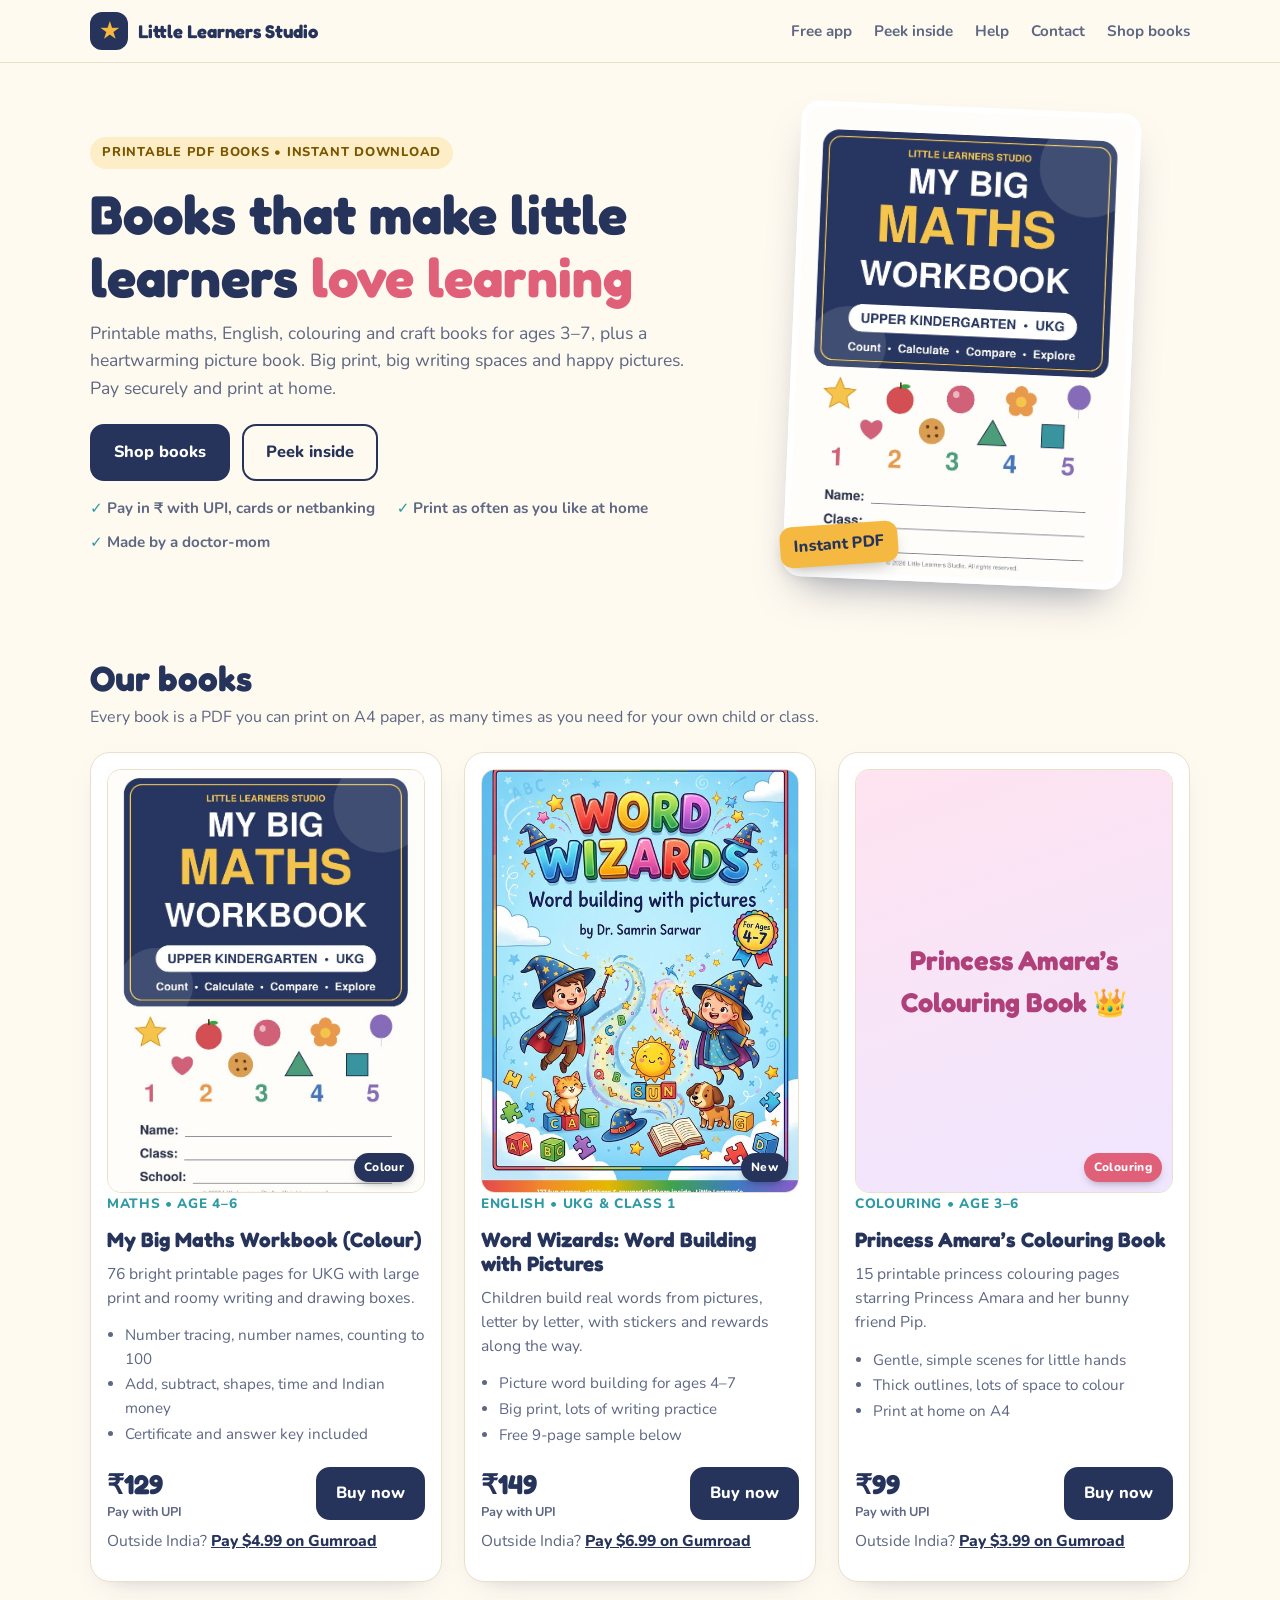
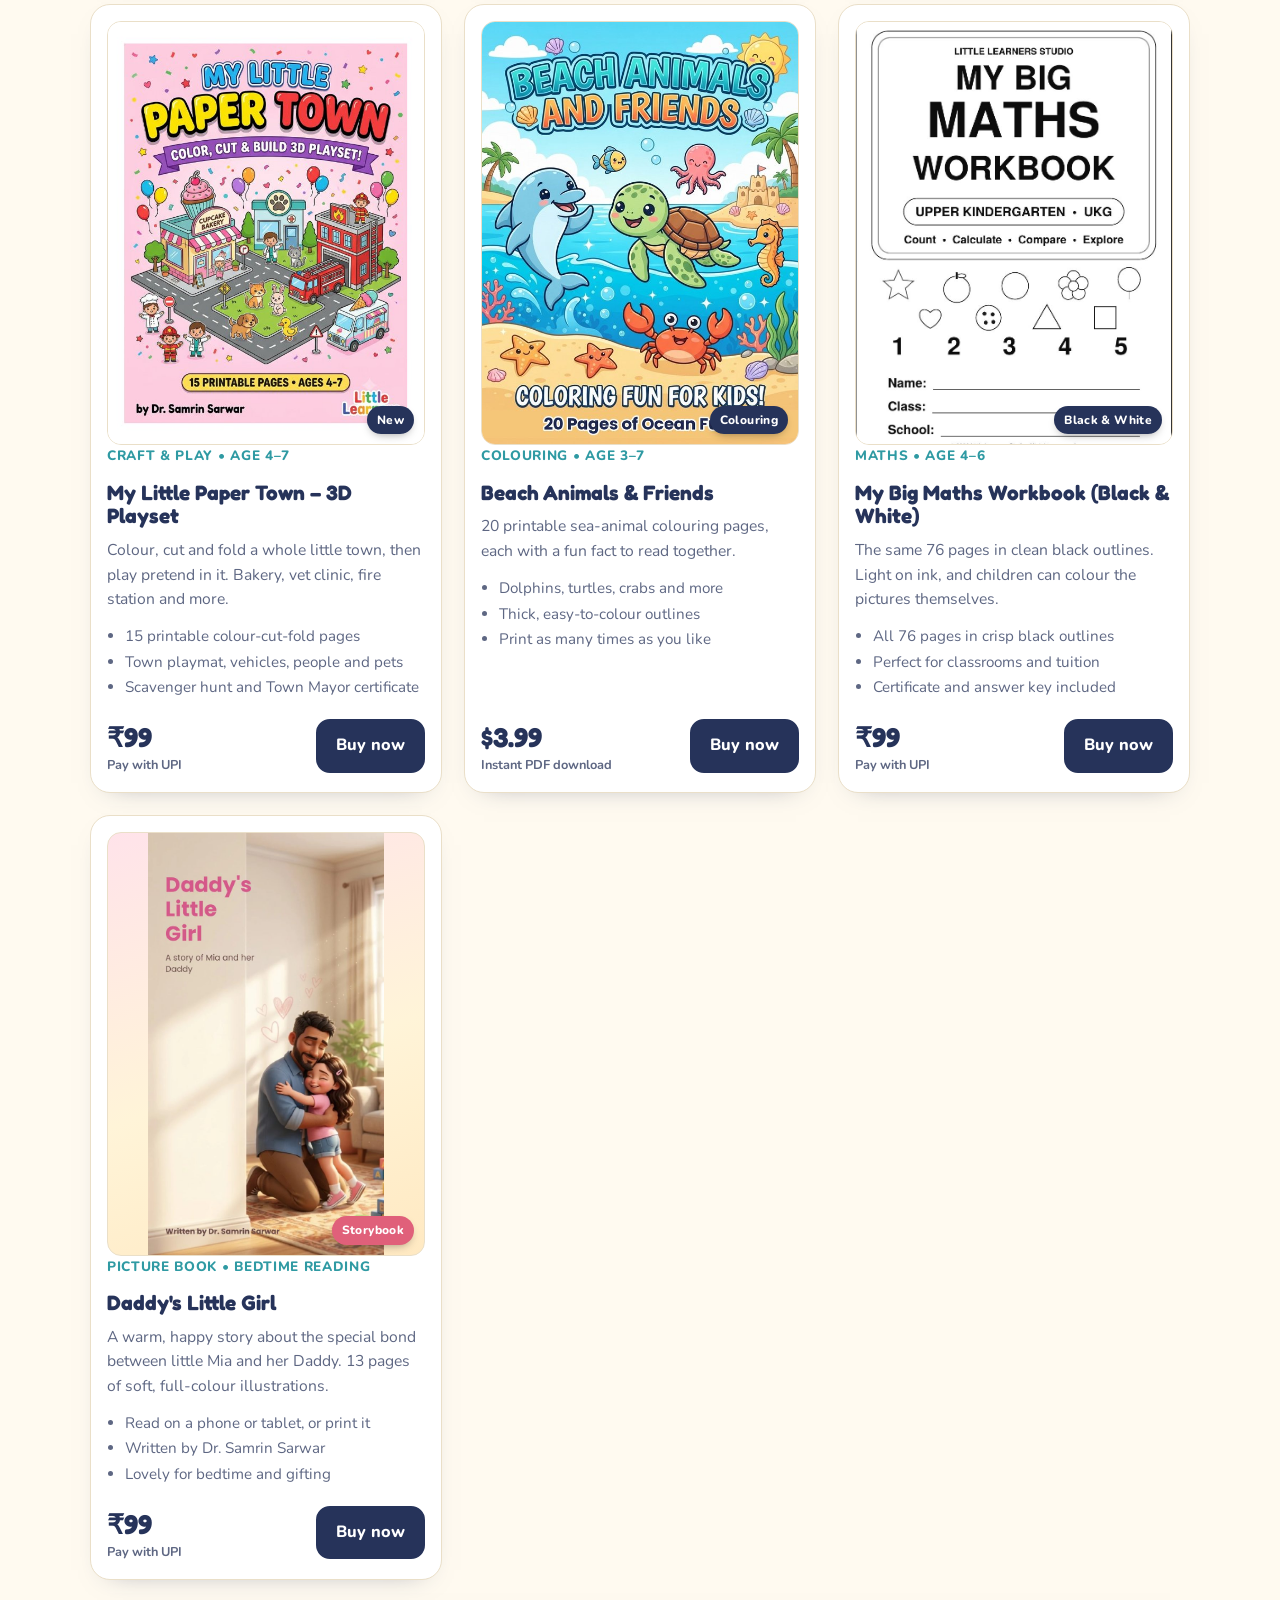
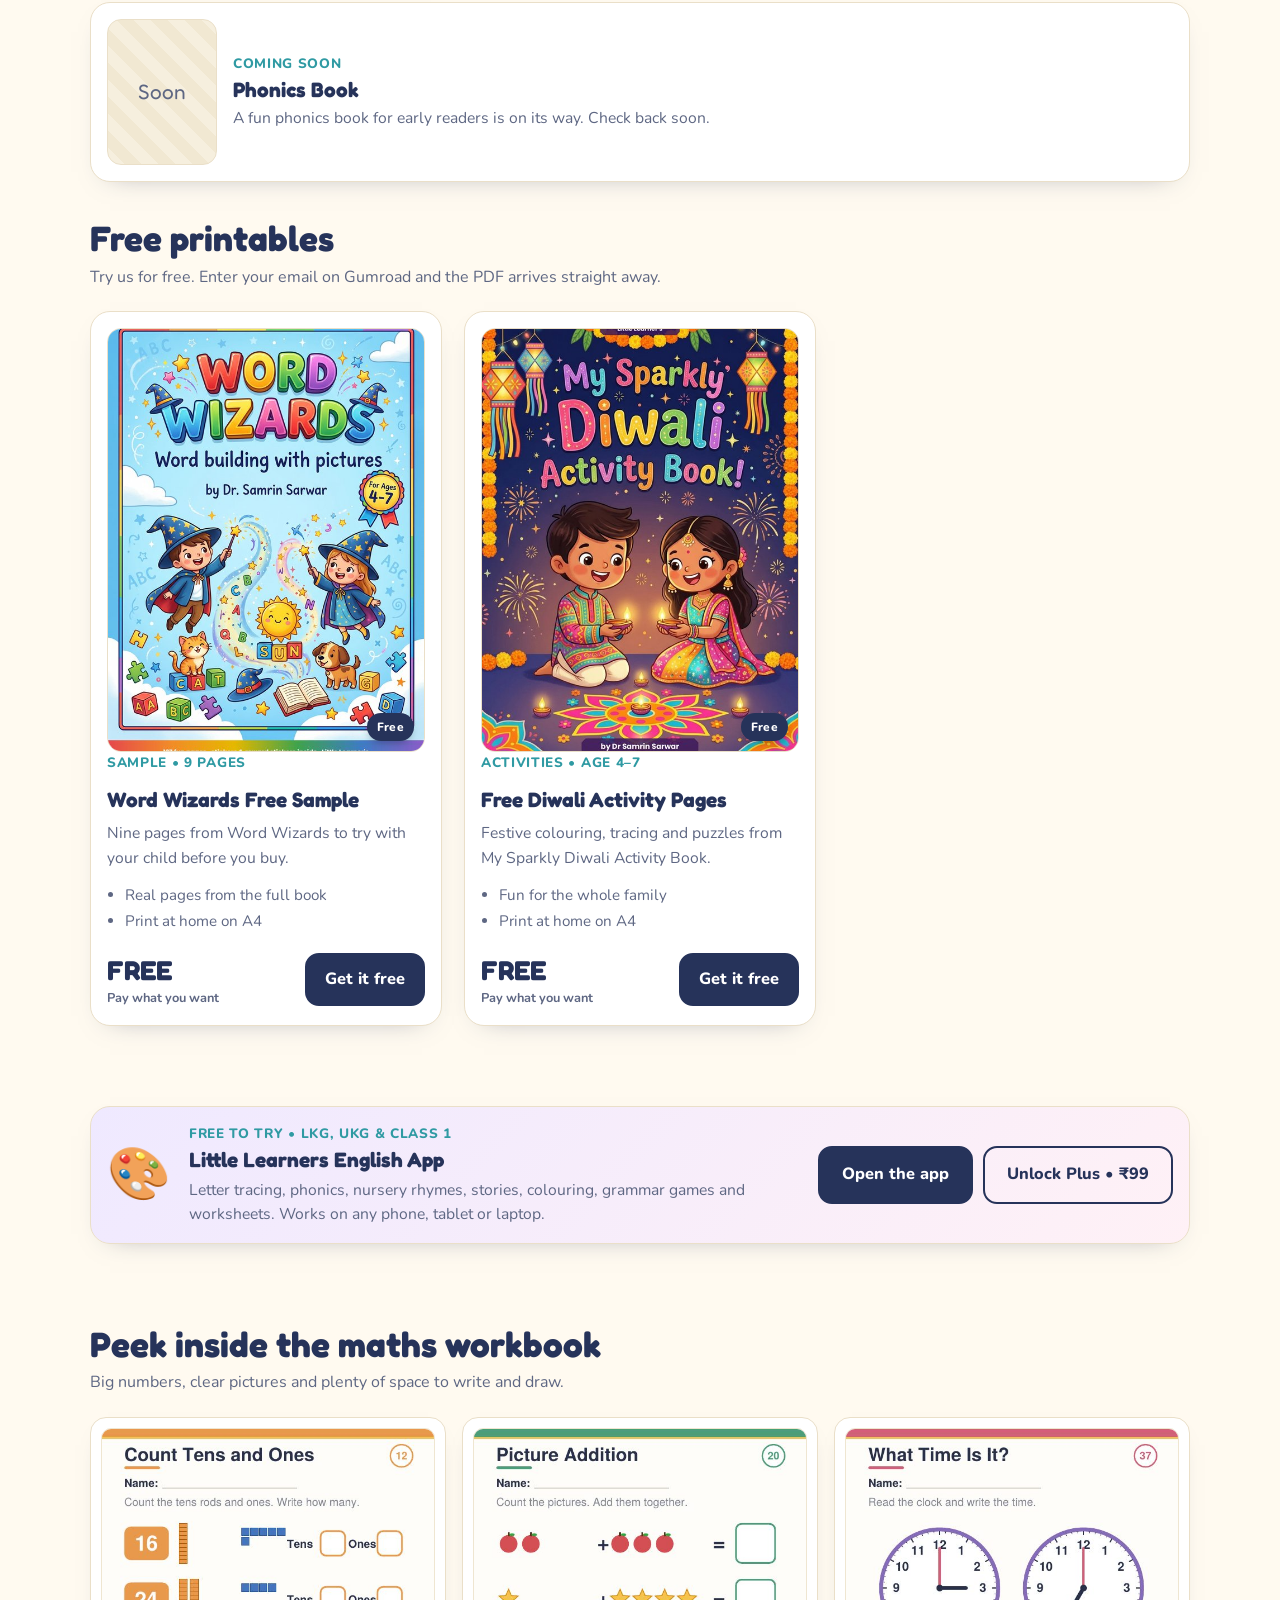
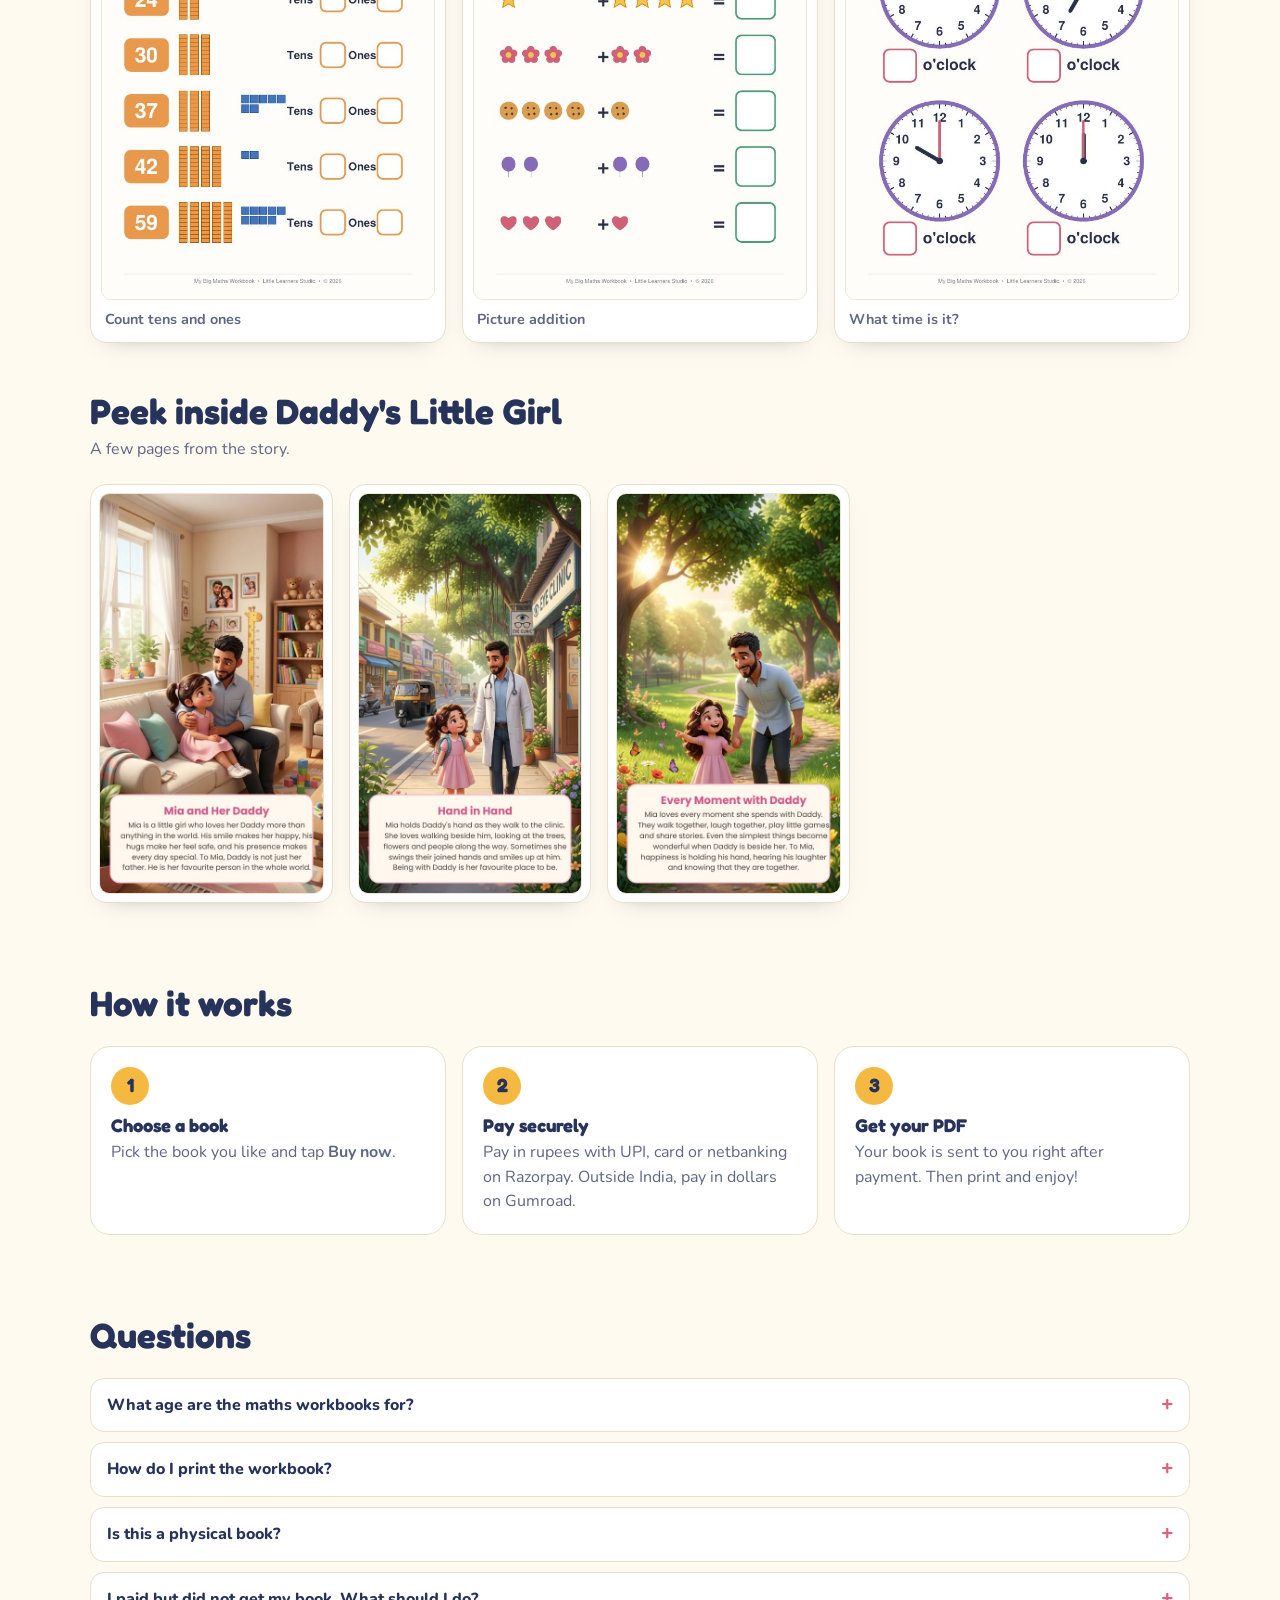
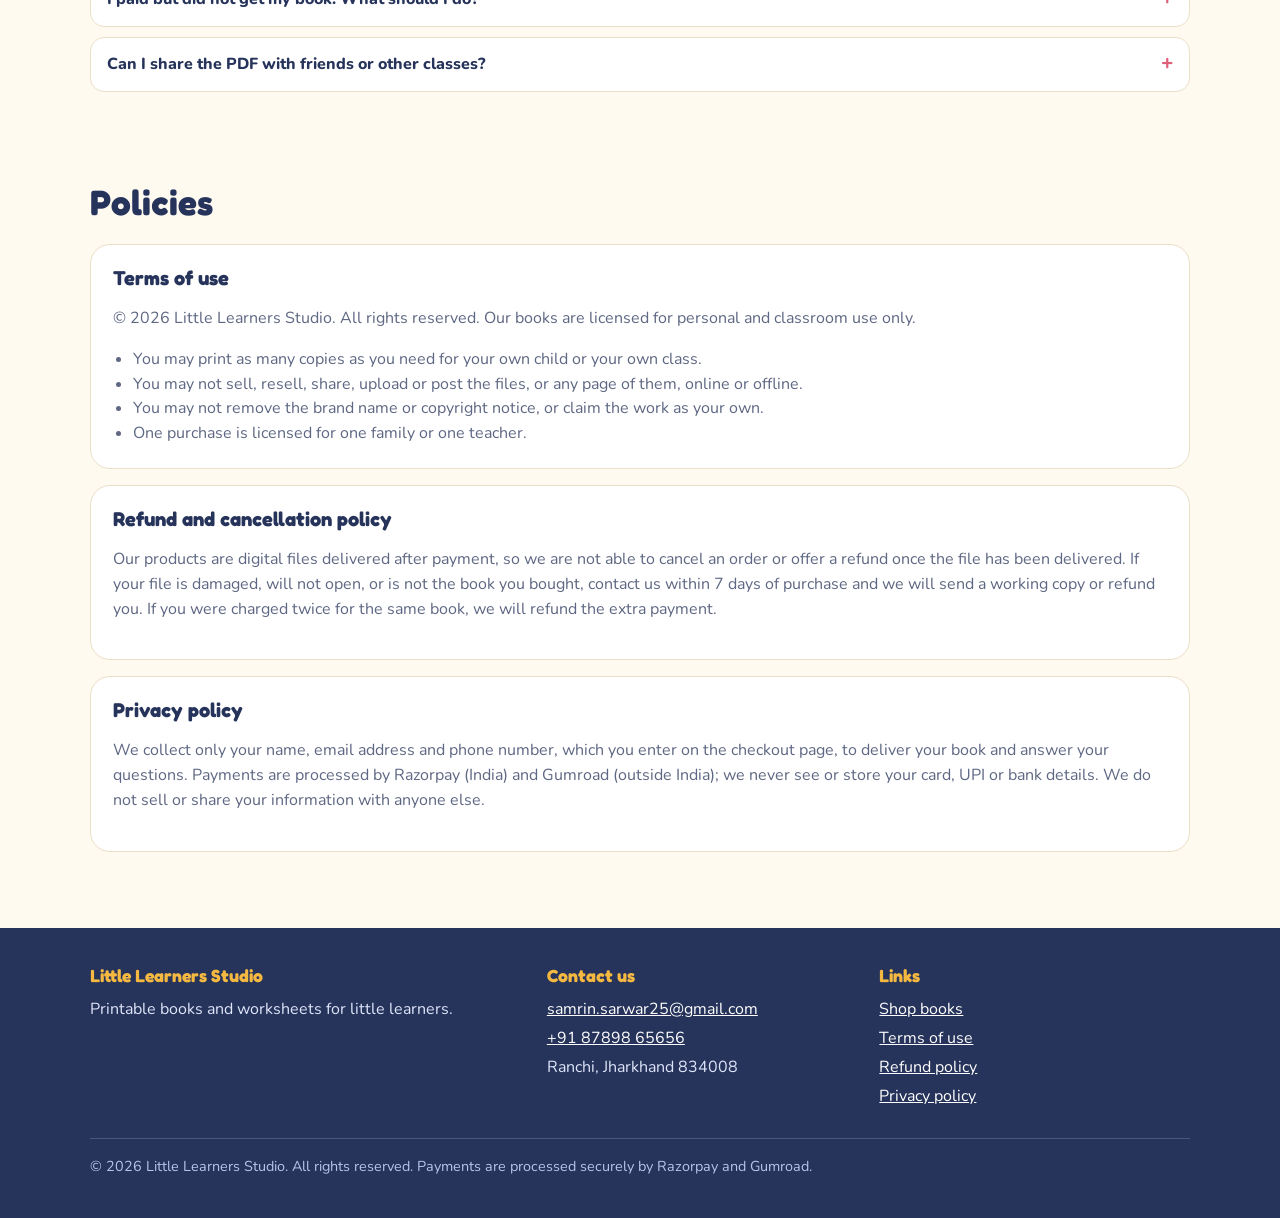
<file: index.html>
<!doctype html>
<html lang="en">
<head>
<meta charset="utf-8">
<meta name="viewport" content="width=device-width, initial-scale=1">
<title>Little Learners Studio | Kids' Books &amp; Worksheets (PDF)</title>
<meta name="description" content="Printable maths, English and colouring books for ages 3–7. Pay with UPI, cards or netbanking and get your PDF instantly.">
<meta property="og:title" content="Little Learners Studio | Kids' Books & Worksheets">
<meta property="og:description" content="Printable maths workbooks and picture books for little learners. Instant PDF books from Rs 99.">
<meta property="og:image" content="img/maths-colour-cover.jpg">
<link rel="icon" href="data:image/svg+xml,%3Csvg xmlns='http://www.w3.org/2000/svg' viewBox='0 0 100 100'%3E%3Ctext y='.9em' font-size='90'%3E%E2%AD%90%3C/text%3E%3C/svg%3E">
<link rel="preconnect" href="https://fonts.googleapis.com">
<link rel="preconnect" href="https://fonts.gstatic.com" crossorigin>
<link href="https://fonts.googleapis.com/css2?family=Fredoka:wght@500;600;700&family=Nunito:wght@400;600;700;800&display=swap" rel="stylesheet">
<style>
  :root{
    --navy:#26335a; --navy-2:#34457a; --gold:#f5b942; --cream:#fffaf0; --paper:#ffffff;
    --pink:#e0607a; --teal:#2f9aa3; --ink:#26335a; --muted:#5e6783; --line:#eadfc8;
    --radius:20px;
  }
  *{box-sizing:border-box}
  html{scroll-behavior:smooth}
  body{margin:0;font-family:'Nunito',system-ui,-apple-system,'Segoe UI',Roboto,sans-serif;color:var(--ink);background:var(--cream);line-height:1.55;-webkit-text-size-adjust:100%}
  h1,h2,h3{font-family:'Fredoka','Nunito',system-ui,sans-serif;line-height:1.15;margin:0}
  a{color:inherit}
  .wrap{width:min(1100px,100% - 32px);margin-inline:auto}

  /* header */
  header{position:sticky;top:0;z-index:20;background:rgba(255,250,240,.92);backdrop-filter:blur(8px);border-bottom:1px solid var(--line)}
  .bar{display:flex;align-items:center;justify-content:space-between;gap:12px;padding:12px 0}
  .brand{display:flex;align-items:center;gap:10px;text-decoration:none;font-family:'Fredoka',sans-serif;font-weight:700;font-size:1.15rem}
  .brand .logo{width:38px;height:38px;border-radius:12px;background:var(--navy);display:grid;place-items:center;color:var(--gold);font-size:1.3rem}
  nav a{text-decoration:none;font-weight:700;font-size:.95rem;margin-left:18px;color:var(--muted)}
  nav a:hover{color:var(--navy)}
  @media(max-width:560px){nav a:not(.shop){display:none}}

  /* hero */
  .hero{padding:44px 0 28px}
  .hero-grid{display:grid;gap:28px;align-items:center}
  @media(min-width:820px){.hero-grid{grid-template-columns:1.15fr .85fr}}
  .eyebrow{display:inline-block;background:#fdeec7;color:#7a5600;font-weight:800;font-size:.8rem;letter-spacing:.06em;text-transform:uppercase;padding:6px 12px;border-radius:999px}
  .hero h1{font-size:clamp(2rem,6vw,3.4rem);margin:14px 0 12px}
  .hero h1 span{color:var(--pink)}
  .hero p{font-size:1.1rem;color:var(--muted);max-width:34em;margin:0 0 22px}
  .btn{display:inline-flex;align-items:center;justify-content:center;gap:8px;background:var(--navy);color:#fff;text-decoration:none;font-weight:800;font-size:1.02rem;padding:14px 22px;border-radius:14px;border:2px solid var(--navy);transition:transform .12s ease, background .12s ease}
  .btn:hover{background:var(--navy-2);transform:translateY(-1px)}
  .btn:focus-visible{outline:3px solid var(--gold);outline-offset:3px}
  .btn.ghost{background:transparent;color:var(--navy)}
  .btn.ghost:hover{background:#fff}
  .cta-row{display:flex;flex-wrap:wrap;gap:12px}
  .hero-art{position:relative;justify-self:center;width:min(340px,80%)}
  .hero-art img{width:100%;border-radius:18px;box-shadow:0 22px 40px -18px rgba(38,51,90,.5);transform:rotate(2.5deg);border:6px solid #fff}
  .hero-art .tag{position:absolute;left:-12px;bottom:26px;background:var(--gold);color:var(--navy);font-weight:800;padding:8px 14px;border-radius:12px;transform:rotate(-4deg);box-shadow:0 8px 18px -8px rgba(0,0,0,.35)}

  .trust{display:flex;flex-wrap:wrap;gap:10px 22px;padding:16px 0 6px;color:var(--muted);font-weight:700;font-size:.95rem}
  .trust span::before{content:"\2713\00a0";color:var(--teal);font-weight:800}

  section{padding:40px 0}
  .sec-head{margin-bottom:22px}
  .sec-head h2{font-size:clamp(1.6rem,4.5vw,2.2rem)}
  .sec-head p{margin:6px 0 0;color:var(--muted)}

  /* products */
  .grid{display:grid;gap:22px}
  @media(min-width:760px){.grid{grid-template-columns:repeat(3,1fr)}}
  .card{background:var(--paper);border:1px solid var(--line);border-radius:var(--radius);padding:16px;display:flex;flex-direction:column;box-shadow:0 10px 26px -20px rgba(38,51,90,.5)}
  .cover{aspect-ratio:3/4;border-radius:14px;overflow:hidden;background:#f3ead6;position:relative;border:1px solid var(--line)}
  .cover img{width:100%;height:100%;object-fit:cover;display:block}
  .cover.story{background:linear-gradient(160deg,#ffe3ea,#fff4d8 55%,#ffe9c2)}
  .cover.story img{object-fit:contain}
  .cover.story .inner{font-family:'Fredoka',sans-serif}
  .cover.story .heart{font-size:2.4rem}
  .cover.story .t{font-size:1.9rem;font-weight:700;color:var(--pink);line-height:1.05;margin:8px 0}
  .cover.story .s{color:var(--navy);font-weight:600}
  .cover.soon{display:grid;place-items:center;background:repeating-linear-gradient(45deg,#f6efde,#f6efde 12px,#f1e8d2 12px,#f1e8d2 24px);text-align:center;color:var(--muted);font-family:'Fredoka',sans-serif;font-size:1.3rem}
  .badge{position:absolute;bottom:10px;right:10px;box-shadow:0 4px 10px -4px rgba(0,0,0,.4);background:var(--navy);color:#fff;font-weight:800;font-size:.75rem;padding:5px 10px;border-radius:999px;letter-spacing:.03em}
  .badge.pink{background:var(--pink)}
  .card h3{font-size:1.3rem;margin:14px 0 4px}
  .card .kicker{font-size:.85rem;font-weight:800;color:var(--teal);text-transform:uppercase;letter-spacing:.05em}
  .card p{margin:6px 0 12px;color:var(--muted);font-size:.98rem}
  .card ul{margin:0 0 14px;padding-left:18px;color:var(--muted);font-size:.95rem}
  .card ul li{margin:2px 0}
  .buy{margin-top:auto;display:flex;align-items:center;justify-content:space-between;gap:10px}
  .price{font-family:'Fredoka',sans-serif;font-size:1.7rem;font-weight:700}
  .price small{font-family:'Nunito';font-size:.8rem;font-weight:700;color:var(--muted);display:block;margin-top:-2px}
  .buy .btn{padding:12px 18px}
  .btn.disabled{background:#d9d2c0;border-color:#d9d2c0;color:#6c6757;cursor:not-allowed;pointer-events:none}

  /* peek inside */
  .peek{display:grid;gap:16px;grid-template-columns:repeat(auto-fit,minmax(220px,1fr))}
  .peek figure{margin:0;background:#fff;border:1px solid var(--line);border-radius:16px;padding:10px;box-shadow:0 10px 22px -18px rgba(38,51,90,.5)}
  .peek img{width:100%;display:block;border-radius:10px;border:1px solid #efe6d1}
  .peek figcaption{font-weight:700;font-size:.9rem;color:var(--muted);padding:8px 4px 2px}

.peek-story{grid-template-columns:repeat(auto-fit,minmax(200px,1fr));max-width:760px}
  .peek-story figure{padding:8px}

  /* steps */
  .steps{display:grid;gap:16px;counter-reset:s}
  @media(min-width:760px){.steps{grid-template-columns:repeat(3,1fr)}}
  .step{background:#fff;border:1px solid var(--line);border-radius:var(--radius);padding:20px;position:relative}
  .step::before{counter-increment:s;content:counter(s);display:grid;place-items:center;width:38px;height:38px;border-radius:50%;background:var(--gold);color:var(--navy);font-family:'Fredoka';font-weight:700;font-size:1.2rem;margin-bottom:10px}
  .step h3{font-size:1.15rem;margin-bottom:4px}
  .step p{margin:0;color:var(--muted)}

  /* faq + policies */
  details{background:#fff;border:1px solid var(--line);border-radius:14px;padding:14px 16px;margin-bottom:10px}
  summary{cursor:pointer;font-weight:800;list-style:none;display:flex;justify-content:space-between;gap:12px}
  summary::-webkit-details-marker{display:none}
  summary::after{content:"+";font-size:1.3rem;line-height:1;color:var(--pink)}
  details[open] summary::after{content:"\2212"}
  details p{margin:10px 0 0;color:var(--muted)}
  .policy{background:#fff;border:1px solid var(--line);border-radius:var(--radius);padding:22px;margin-bottom:16px}
  .policy h3{font-size:1.25rem;margin-bottom:8px}
  .policy p,.policy li{color:var(--muted)}
  .policy ul{padding-left:20px;margin:8px 0 0}

  footer{background:var(--navy);color:#dfe5fb;padding:34px 0 40px;margin-top:20px}
  footer a{color:#fff}
  .foot{display:grid;gap:22px}
  @media(min-width:760px){.foot{grid-template-columns:1.4fr 1fr 1fr}}
  footer h4{margin:0 0 8px;font-family:'Fredoka';font-size:1.1rem;color:var(--gold)}
  footer p{margin:4px 0}
  .copy{margin-top:26px;padding-top:16px;border-top:1px solid rgba(255,255,255,.18);font-size:.9rem;color:#b9c3ea}
  @media(prefers-reduced-motion:reduce){*{transition:none!important;scroll-behavior:auto!important}}
  .alt-pay{margin:10px 0 0;font-size:.85rem;color:var(--muted)}
  .alt-pay a{color:var(--navy);font-weight:800}
</style>
</head>
<body>

<header>
  <div class="wrap bar">
    <a class="brand" href="#top" aria-label="Little Learners Studio home"><span class="logo">&#9733;</span>Little Learners Studio</a>
    <nav>
      <a href="#app">Free app</a>
      <a href="#inside">Peek inside</a>
      <a href="#faq">Help</a>
      <a href="#contact">Contact</a>
      <a class="shop" href="#books">Shop books</a>
    </nav>
  </div>
</header>

<main id="top">
  <div class="hero">
    <div class="wrap hero-grid">
      <div>
        <span class="eyebrow">Printable PDF books &bull; Instant download</span>
        <h1>Books that make little learners <span>love learning</span></h1>
        <p>Printable maths, English, colouring and craft books for ages 3&ndash;7, plus a heartwarming picture book. Big print, big writing spaces and happy pictures. Pay securely and print at home.</p>
        <div class="cta-row">
          <a class="btn" href="#books">Shop books</a>
          <a class="btn ghost" href="#inside">Peek inside</a>
        </div>
        <div class="trust">
          <span>Pay in &#8377; with UPI, cards or netbanking</span>
          <span>Print as often as you like at home</span>
          <span>Made by a doctor-mom</span>
        </div>
      </div>
      <div class="hero-art">
        <img src="img/maths-colour-cover.jpg" alt="Cover of My Big Maths Workbook for UKG">
        <div class="tag">Instant PDF</div>
      </div>
    </div>
  </div>

  <section id="books">
    <div class="wrap">
      <div class="sec-head">
        <h2>Our books</h2>
        <p>Every book is a PDF you can print on A4 paper, as many times as you need for your own child or class.</p>
      </div>
      <div class="grid">

        <article class="card">
          <div class="cover">
            <img src="img/maths-colour-cover.jpg" alt="My Big Maths Workbook, UKG, colour PDF" loading="lazy">
            <span class="badge">Colour</span>
          </div>
          <div class="kicker">Maths &bull; Age 4&ndash;6</div>
          <h3>My Big Maths Workbook (Colour)</h3>
          <p>76 bright printable pages for UKG with large print and roomy writing and drawing boxes.</p>
          <ul>
            <li>Number tracing, number names, counting to 100</li>
            <li>Add, subtract, shapes, time and Indian money</li>
            <li>Certificate and answer key included</li>
          </ul>
          <div class="buy">
            <div class="price">&#8377;129<small>Pay with UPI</small></div>
            <a class="btn" href="https://rzp.io/rzp/m9iqDcdS" target="_blank" rel="noopener">Buy now</a>
          </div>
          <p class="alt-pay">Outside India? <a href="https://sarwarista82.gumroad.com/l/lfzyld" target="_blank" rel="noopener">Pay $4.99 on Gumroad</a></p>
        </article>

        <article class="card">
          <div class="cover">
            <img src="img/word-wizards-cover.jpg" alt="Word Wizards: Word Building with Pictures" loading="lazy">
            <span class="badge">New</span>
          </div>
          <div class="kicker">English &bull; UKG &amp; Class 1</div>
          <h3>Word Wizards: Word Building with Pictures</h3>
          <p>Children build real words from pictures, letter by letter, with stickers and rewards along the way.</p>
          <ul>
            <li>Picture word building for ages 4&ndash;7</li>
            <li>Big print, lots of writing practice</li>
            <li>Free 9-page sample below</li>
          </ul>
          <div class="buy">
            <div class="price">&#8377;149<small>Pay with UPI</small></div>
            <a class="btn" href="https://rzp.io/rzp/frDTmt7F" target="_blank" rel="noopener">Buy now</a>
          </div>
          <p class="alt-pay">Outside India? <a href="https://sarwarista82.gumroad.com/l/ayllu" target="_blank" rel="noopener">Pay $6.99 on Gumroad</a></p>
        </article>


        <article class="card">
          <div class="cover story">
            <div style="width:100%;height:100%;display:flex;align-items:center;justify-content:center;background:linear-gradient(160deg,#ffe3f0,#efe6ff);font-family:Fredoka,sans-serif;font-size:1.7rem;font-weight:700;color:#b0407a;text-align:center;padding:20px">Princess Amara&rsquo;s<br>Colouring Book &#128081;</div>
            <span class="badge pink">Colouring</span>
          </div>
          <div class="kicker">Colouring &bull; Age 3&ndash;6</div>
          <h3>Princess Amara&rsquo;s Colouring Book</h3>
          <p>15 printable princess colouring pages starring Princess Amara and her bunny friend Pip.</p>
          <ul>
            <li>Gentle, simple scenes for little hands</li>
            <li>Thick outlines, lots of space to colour</li>
            <li>Print at home on A4</li>
          </ul>
          <div class="buy">
            <div class="price">&#8377;99<small>Pay with UPI</small></div>
            <a class="btn" href="https://rzp.io/rzp/aiVvZeT" target="_blank" rel="noopener">Buy now</a>
          </div>
          <p class="alt-pay">Outside India? <a href="https://sarwarista82.gumroad.com/l/gfflgs" target="_blank" rel="noopener">Pay $3.99 on Gumroad</a></p>
        </article>

        <article class="card">
          <div class="cover">
            <img src="img/paper-town-cover.jpg" alt="My Little Paper Town 3D Playset Book" loading="lazy">
            <span class="badge">New</span>
          </div>
          <div class="kicker">Craft &amp; play &bull; Age 4&ndash;7</div>
          <h3>My Little Paper Town &ndash; 3D Playset</h3>
          <p>Colour, cut and fold a whole little town, then play pretend in it. Bakery, vet clinic, fire station and more.</p>
          <ul>
            <li>15 printable colour-cut-fold pages</li>
            <li>Town playmat, vehicles, people and pets</li>
            <li>Scavenger hunt and Town Mayor certificate</li>
          </ul>
          <div class="buy">
            <div class="price">&#8377;99<small>Pay with UPI</small></div>
            <a class="btn" href="https://rzp.io/rzp/tepfizh3" target="_blank" rel="noopener">Buy now</a>
          </div>
        </article>

        <article class="card">
          <div class="cover">
            <img src="img/beach-animals-cover.jpg" alt="Beach Animals and Friends colouring book" loading="lazy">
            <span class="badge">Colouring</span>
          </div>
          <div class="kicker">Colouring &bull; Age 3&ndash;7</div>
          <h3>Beach Animals &amp; Friends</h3>
          <p>20 printable sea-animal colouring pages, each with a fun fact to read together.</p>
          <ul>
            <li>Dolphins, turtles, crabs and more</li>
            <li>Thick, easy-to-colour outlines</li>
            <li>Print as many times as you like</li>
          </ul>
          <div class="buy">
            <div class="price">$3.99<small>Instant PDF download</small></div>
            <a class="btn" href="https://sarwarista82.gumroad.com/l/twypp" target="_blank" rel="noopener">Buy now</a>
          </div>
        </article>

        <article class="card">
          <div class="cover">
            <img src="img/maths-bw-cover.jpg" alt="My Big Maths Workbook, UKG, black and white" loading="lazy">
            <span class="badge">Black &amp; White</span>
          </div>
          <div class="kicker">Maths &bull; Age 4&ndash;6</div>
          <h3>My Big Maths Workbook (Black &amp; White)</h3>
          <p>The same 76 pages in clean black outlines. Light on ink, and children can colour the pictures themselves.</p>
          <ul>
            <li>All 76 pages in crisp black outlines</li>
            <li>Perfect for classrooms and tuition</li>
            <li>Certificate and answer key included</li>
          </ul>
          <div class="buy">
            <div class="price">&#8377;99<small>Pay with UPI</small></div>
            <a class="btn" href="https://rzp.io/rzp/Vk6zneR4" target="_blank" rel="noopener">Buy now</a>
          </div>
        </article>

        <article class="card">
          <div class="cover story">
            <img src="img/daddys-little-girl-cover.jpg" alt="Cover of Daddy's Little Girl" loading="lazy">
            <span class="badge pink">Storybook</span>
          </div>
          <div class="kicker">Picture book &bull; Bedtime reading</div>
          <h3>Daddy's Little Girl</h3>
          <p>A warm, happy story about the special bond between little Mia and her Daddy. 13 pages of soft, full-colour illustrations.</p>
          <ul>
            <li>Read on a phone or tablet, or print it</li>
            <li>Written by Dr. Samrin Sarwar</li>
            <li>Lovely for bedtime and gifting</li>
          </ul>
          <div class="buy">
            <div class="price">&#8377;99<small>Pay with UPI</small></div>
            <a class="btn" href="https://rzp.io/rzp/hMyo0TEt" target="_blank" rel="noopener">Buy now</a>
          </div>
        </article>

      </div>

      <div class="grid" style="margin-top:22px">
        <!-- PHONICS BOOK: hidden as "Coming soon". When the book is ready, replace the <p> below with a Buy button:
             <a class="btn" href="https://rzp.io/rzp/0xaabPD" target="_blank" rel="noopener">Buy now</a> -->
        <article class="card" style="grid-column:1/-1;flex-direction:row;align-items:center;gap:16px">
          <div class="cover soon" style="width:110px;aspect-ratio:3/4;flex:none"><span>Soon</span></div>
          <div>
            <div class="kicker">Coming soon</div>
            <h3 style="margin-top:4px">Phonics Book</h3>
            <p style="margin:4px 0 0">A fun phonics book for early readers is on its way. Check back soon.</p>
          </div>
        </article>
      </div>

      <div class="sec-head" style="margin-top:36px">
        <h2>Free printables</h2>
        <p>Try us for free. Enter your email on Gumroad and the PDF arrives straight away.</p>
      </div>
      <div class="grid">
        <article class="card">
          <div class="cover">
            <img src="img/word-wizards-cover.jpg" alt="Word Wizards free sample" loading="lazy">
            <span class="badge">Free</span>
          </div>
          <div class="kicker">Sample &bull; 9 pages</div>
          <h3>Word Wizards Free Sample</h3>
          <p>Nine pages from Word Wizards to try with your child before you buy.</p>
          <ul>
            <li>Real pages from the full book</li>
            <li>Print at home on A4</li>
          </ul>
          <div class="buy">
            <div class="price">FREE<small>Pay what you want</small></div>
            <a class="btn" href="https://sarwarista82.gumroad.com/l/ircjxw" target="_blank" rel="noopener">Get it free</a>
          </div>
        </article>

        <article class="card">
          <div class="cover">
            <img src="img/diwali-cover.jpg" alt="My Sparkly Diwali Activity Book free pages" loading="lazy">
            <span class="badge">Free</span>
          </div>
          <div class="kicker">Activities &bull; Age 4&ndash;7</div>
          <h3>Free Diwali Activity Pages</h3>
          <p>Festive colouring, tracing and puzzles from My Sparkly Diwali Activity Book.</p>
          <ul>
            <li>Fun for the whole family</li>
            <li>Print at home on A4</li>
          </ul>
          <div class="buy">
            <div class="price">FREE<small>Pay what you want</small></div>
            <a class="btn" href="https://sarwarista82.gumroad.com/l/smmzjf" target="_blank" rel="noopener">Get it free</a>
          </div>
        </article>

      </div>
    </div>
  </section>

  <section id="app">
    <div class="wrap">
      <article class="card" style="flex-direction:row;align-items:center;gap:18px;flex-wrap:wrap;background:linear-gradient(135deg,#efe9ff,#fff1f6)">
        <div style="font-size:3.2rem;line-height:1">&#127912;</div>
        <div style="flex:1;min-width:220px">
          <div class="kicker">Free to try &bull; LKG, UKG &amp; Class 1</div>
          <h3 style="margin-top:4px">Little Learners English App</h3>
          <p style="margin:6px 0 0">Letter tracing, phonics, nursery rhymes, stories, colouring, grammar games and worksheets. Works on any phone, tablet or laptop.</p>
        </div>
        <div style="display:flex;gap:10px;flex-wrap:wrap"><a class="btn" href="https://littlelearners.pages.dev" target="_blank" rel="noopener">Open the app</a><a class="btn ghost" href="https://rzp.io/rzp/J1mLQrMv" target="_blank" rel="noopener">Unlock Plus &bull; &#8377;99</a></div>
      </article>
    </div>
  </section>

  <section id="inside">
    <div class="wrap">
      <div class="sec-head">
        <h2>Peek inside the maths workbook</h2>
        <p>Big numbers, clear pictures and plenty of space to write and draw.</p>
      </div>
      <div class="peek">
        <figure><img src="img/sample-1.jpg" alt="Sample page: counting tens and ones" loading="lazy"><figcaption>Count tens and ones</figcaption></figure>
        <figure><img src="img/sample-2.jpg" alt="Sample page: picture addition" loading="lazy"><figcaption>Picture addition</figcaption></figure>
        <figure><img src="img/sample-3.jpg" alt="Sample page: telling the time" loading="lazy"><figcaption>What time is it?</figcaption></figure>
      </div>
    </div>
  </section>

  <section id="story-inside" style="padding-top:8px">
    <div class="wrap">
      <div class="sec-head">
        <h2>Peek inside Daddy's Little Girl</h2>
        <p>A few pages from the story.</p>
      </div>
      <div class="peek peek-story">
        <figure><img src="img/story-1.jpg" alt="Story page: Mia and her Daddy on the sofa" loading="lazy"></figure>
        <figure><img src="img/story-2.jpg" alt="Story page: Mia holds Daddy's hand on the way to the clinic" loading="lazy"></figure>
        <figure><img src="img/story-3.jpg" alt="Story page: Every moment with Daddy" loading="lazy"></figure>
      </div>
    </div>
  </section>

  <section>
    <div class="wrap">
      <div class="sec-head"><h2>How it works</h2></div>
      <div class="steps">
        <div class="step"><h3>Choose a book</h3><p>Pick the book you like and tap <b>Buy now</b>.</p></div>
        <div class="step"><h3>Pay securely</h3><p>Pay in rupees with UPI, card or netbanking on Razorpay. Outside India, pay in dollars on Gumroad.</p></div>
        <div class="step"><h3>Get your PDF</h3><p>Your book is sent to you right after payment. Then print and enjoy!</p></div>
      </div>
    </div>
  </section>

  <section id="faq">
    <div class="wrap">
      <div class="sec-head"><h2>Questions</h2></div>
      <details><summary>What age are the maths workbooks for?</summary><p>They are made for Upper Kindergarten (UKG), about ages 4 to 6, with large print and simple instructions. Sit with your child for the first few pages.</p></details>
      <details><summary>How do I print the workbook?</summary><p>Print on A4 paper at Actual size (100%). For the double-sided file, choose "flip on long edge". The blank backs stop pencil and crayon showing through.</p></details>
      <details><summary>Is this a physical book?</summary><p>No. All our books are digital PDF files that you print at home or read on a screen. Nothing is shipped.</p></details>
      <details><summary>I paid but did not get my book. What should I do?</summary><p>Please email or WhatsApp us with the email address or phone number you used and your payment confirmation. We will sort it out quickly.</p></details>
      <details><summary>Can I share the PDF with friends or other classes?</summary><p>One purchase is for one family or one teacher. Please do not share or resell the files. If your school wants a multi-user licence, contact us.</p></details>
    </div>
  </section>

  <section id="policies">
    <div class="wrap">
      <div class="sec-head"><h2>Policies</h2></div>

      <div class="policy" id="terms">
        <h3>Terms of use</h3>
        <p>&copy; 2026 Little Learners Studio. All rights reserved. Our books are licensed for personal and classroom use only.</p>
        <ul>
          <li>You may print as many copies as you need for your own child or your own class.</li>
          <li>You may not sell, resell, share, upload or post the files, or any page of them, online or offline.</li>
          <li>You may not remove the brand name or copyright notice, or claim the work as your own.</li>
          <li>One purchase is licensed for one family or one teacher.</li>
        </ul>
      </div>

      <div class="policy" id="refunds">
        <h3>Refund and cancellation policy</h3>
        <p>Our products are digital files delivered after payment, so we are not able to cancel an order or offer a refund once the file has been delivered. If your file is damaged, will not open, or is not the book you bought, contact us within 7 days of purchase and we will send a working copy or refund you. If you were charged twice for the same book, we will refund the extra payment.</p>
      </div>

      <div class="policy" id="privacy">
        <h3>Privacy policy</h3>
        <p>We collect only your name, email address and phone number, which you enter on the checkout page, to deliver your book and answer your questions. Payments are processed by Razorpay (India) and Gumroad (outside India); we never see or store your card, UPI or bank details. We do not sell or share your information with anyone else.</p>
      </div>
    </div>
  </section>
</main>

<footer id="contact">
  <div class="wrap">
    <div class="foot">
      <div>
        <h4>Little Learners Studio</h4>
        <p>Printable books and worksheets for little learners.</p>
      </div>
      <div>
        <h4>Contact us</h4>
        <p><a href="mailto:samrin.sarwar25@gmail.com">samrin.sarwar25@gmail.com</a></p>
        <p><a href="tel:+918789865656">+91 87898 65656</a></p>
        <p>Ranchi, Jharkhand 834008</p>
      </div>
      <div>
        <h4>Links</h4>
        <p><a href="#books">Shop books</a></p>
        <p><a href="#terms">Terms of use</a></p>
        <p><a href="#refunds">Refund policy</a></p>
        <p><a href="#privacy">Privacy policy</a></p>
      </div>
    </div>
    <div class="copy">&copy; 2026 Little Learners Studio. All rights reserved. Payments are processed securely by Razorpay and Gumroad.</div>
  </div>
</footer>

</body>
</html>
</file>
